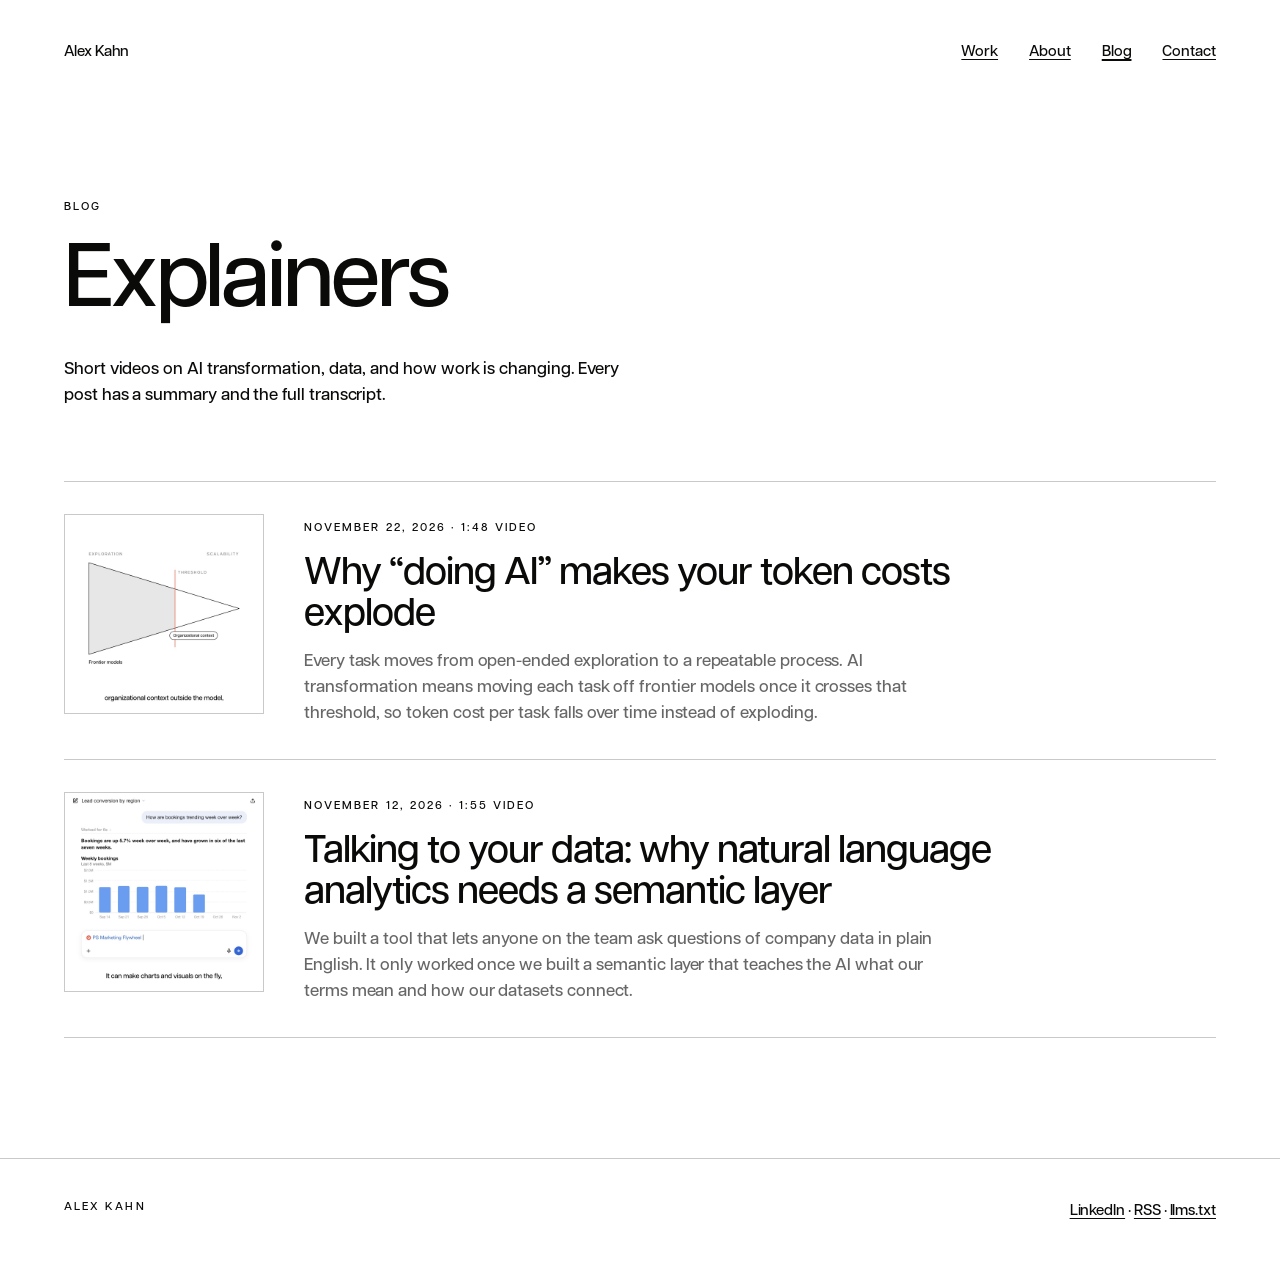
<file: blog/index.html>
<!doctype html>
<html lang="en">
<head>
<meta charset="utf-8">
<meta name="viewport" content="width=device-width, initial-scale=1">
<link rel="stylesheet" href="/assets/blog.css?v=0126aa82">
<link rel="preload" href="/assets/fonts/articulat-cf-medium.woff2" as="font" type="font/woff2" crossorigin>
<link rel="icon" href="/icon.png">
<link rel="apple-touch-icon" href="/icon.png">
<link rel="alternate" type="application/rss+xml" title="Alex Kahn: Explainers" href="/blog/feed.xml">
<meta name="author" content="Alex Kahn">
<meta name="robots" content="index, follow, max-image-preview:large, max-video-preview:-1">
<meta name="twitter:card" content="summary_large_image">
<title>Blog: AI transformation explainers | Alex Kahn</title>
<meta name="description" content="Short video explainers by Alex Kahn on AI transformation and natural language analytics. Each post has a summary and full transcript.">
<link rel="canonical" href="https://arkkahn.com/blog/">
<meta property="og:type" content="website">
<meta property="og:site_name" content="Alex Kahn">
<meta property="og:title" content="Explainers by Alex Kahn">
<meta property="og:description" content="Short video explainers by Alex Kahn on AI transformation and natural language analytics. Each post has a summary and full transcript.">
<meta property="og:url" content="https://arkkahn.com/blog/">
<meta property="og:image" content="https://arkkahn.com/preview.png">
<script type="application/ld+json">
{
 "@context": "https://schema.org",
 "@graph": [
  {
   "@type": "Blog",
   "@id": "https://arkkahn.com/blog/#blog",
   "url": "https://arkkahn.com/blog/",
   "name": "Alex Kahn: Explainers",
   "description": "Short video explainers on AI transformation and natural language analytics, each with a full transcript.",
   "inLanguage": "en",
   "author": {
    "@id": "https://arkkahn.com/#alex-kahn"
   },
   "blogPost": [
    {
     "@type": "BlogPosting",
     "headline": "Why “doing AI” makes your token costs explode",
     "url": "https://arkkahn.com/blog/ai-transformation/",
     "datePublished": "2026-11-22",
     "description": "Every task moves from open-ended exploration to a repeatable process. AI transformation means moving each task off frontier models once it crosses that threshold, so token cost per task falls over time instead of exploding."
    },
    {
     "@type": "BlogPosting",
     "headline": "Talking to your data: why natural language analytics needs a semantic layer",
     "url": "https://arkkahn.com/blog/natural-language-analytics/",
     "datePublished": "2026-11-12",
     "description": "We built a tool that lets anyone on the team ask questions of company data in plain English. It only worked once we built a semantic layer that teaches the AI what our terms mean and how our datasets connect."
    }
   ]
  },
  {
   "@type": "Person",
   "@id": "https://arkkahn.com/#alex-kahn",
   "name": "Alex Kahn",
   "url": "https://arkkahn.com/",
   "jobTitle": "AI transformation lead",
   "worksFor": {
    "@type": "Organization",
    "name": "Publicis Sapient"
   },
   "sameAs": [
    "https://www.linkedin.com/in/arkkahn/"
   ]
  }
 ]
}
</script>
</head>
<body>
<header class="top">
  <a class="name" href="/">Alex Kahn</a>
  <nav aria-label="Main">
    <a href="/#work">Work</a>
    <a href="/#about">About</a>
    <a href="/blog/" aria-current="page">Blog</a>
    <a href="/#contact">Contact</a>
  </nav>
</header>
<main class="wrap">
  <p class="label">Blog</p>
  <h1>Explainers</h1>
  <p class="lede">Short videos on AI transformation, data, and how work is changing. Every post has a summary and the full transcript.</p>
  <ol class="posts">
  <li>
    <a class="card" href="/blog/ai-transformation/">
      <img src="/media/blog/ai-transformation.jpg" alt="" width="1080" height="1080" loading="lazy">
      <span>
        <span class="label"><time datetime="2026-11-22">November 22, 2026</time> · 1:48 video</span>
        <span class="t">Why “doing AI” makes your token costs explode</span>
        <span class="d">Every task moves from open-ended exploration to a repeatable process. AI transformation means moving each task off frontier models once it crosses that threshold, so token cost per task falls over time instead of exploding.</span>
      </span>
    </a>
  </li>
  <li>
    <a class="card" href="/blog/natural-language-analytics/">
      <img src="/media/blog/natural-language-analytics.jpg" alt="" width="1080" height="1080" loading="lazy">
      <span>
        <span class="label"><time datetime="2026-11-12">November 12, 2026</time> · 1:55 video</span>
        <span class="t">Talking to your data: why natural language analytics needs a semantic layer</span>
        <span class="d">We built a tool that lets anyone on the team ask questions of company data in plain English. It only worked once we built a semantic layer that teaches the AI what our terms mean and how our datasets connect.</span>
      </span>
    </a>
  </li>
  </ol>
</main>
<footer class="foot">
  <span class="label">Alex Kahn</span>
  <span><a href="https://www.linkedin.com/in/arkkahn/">LinkedIn</a> · <a href="/blog/feed.xml">RSS</a> · <a href="/llms.txt">llms.txt</a></span>
</footer>
</body>
</html>
</file>
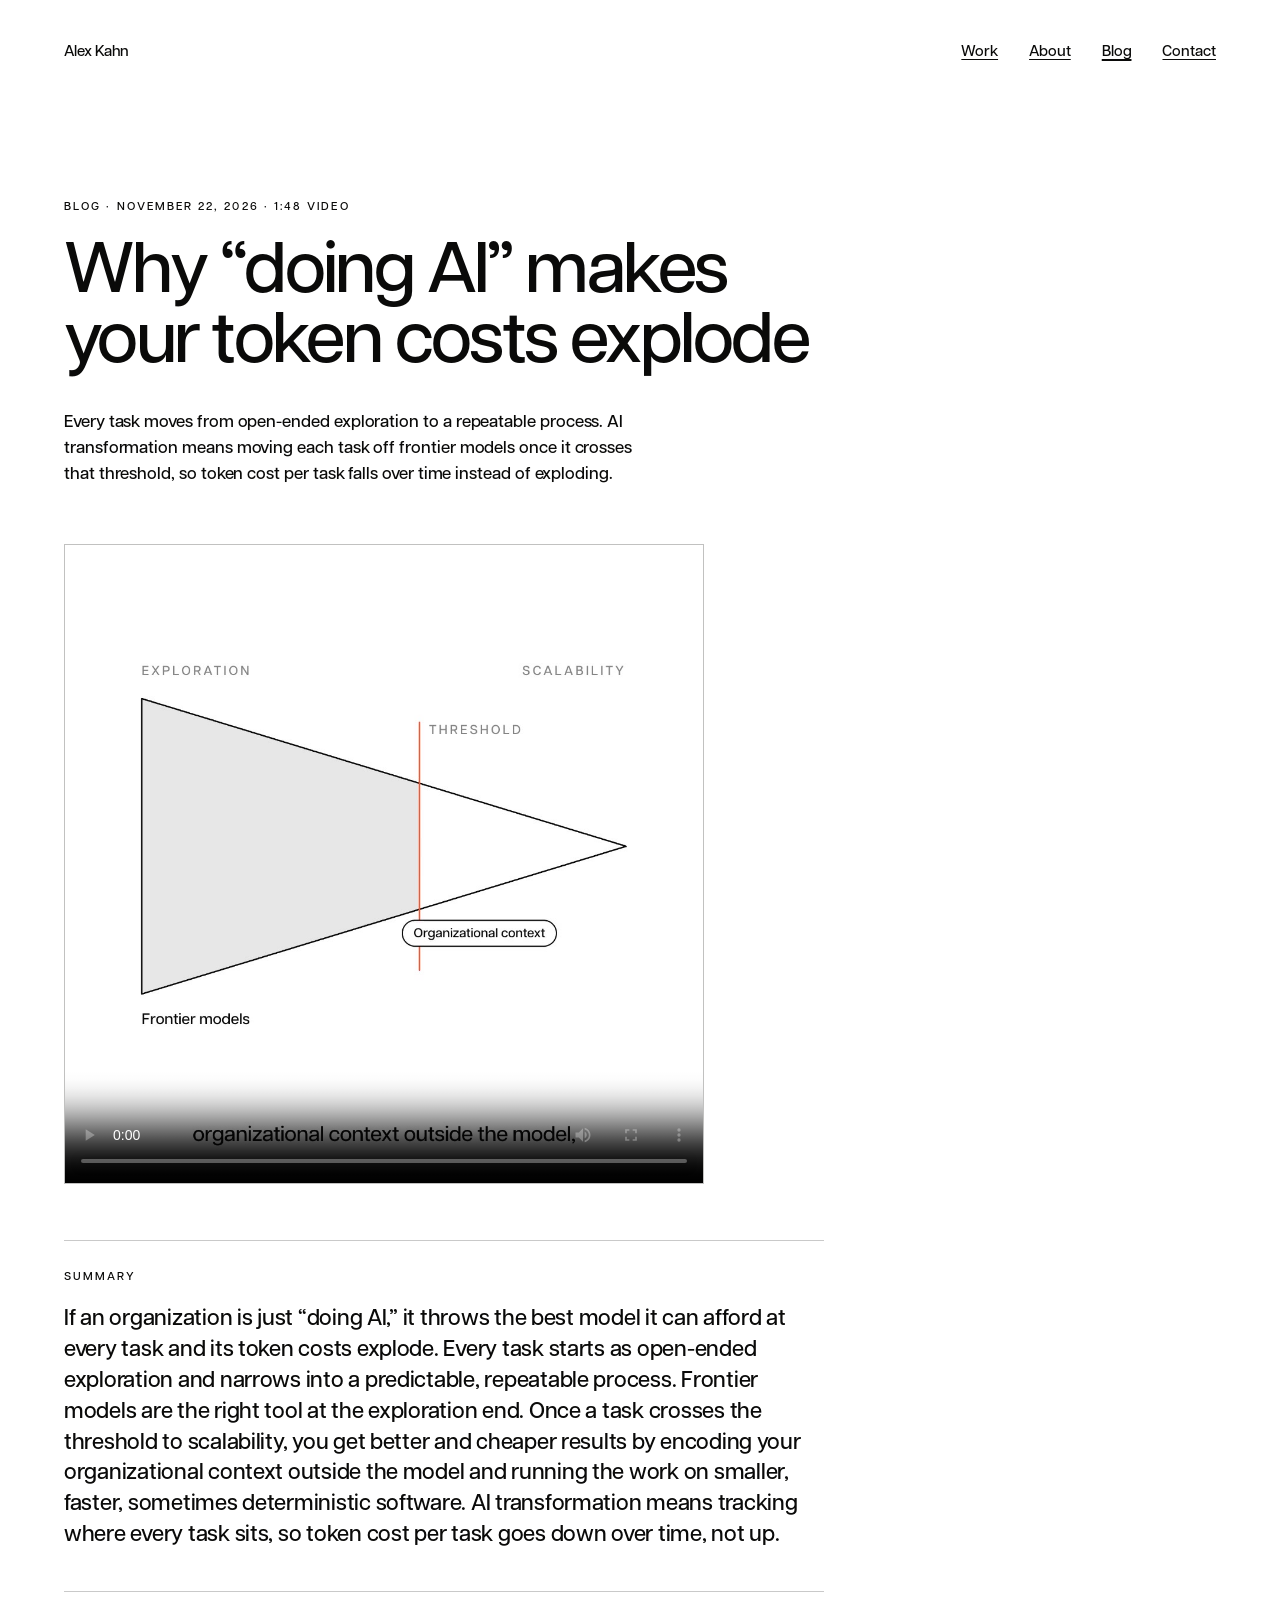
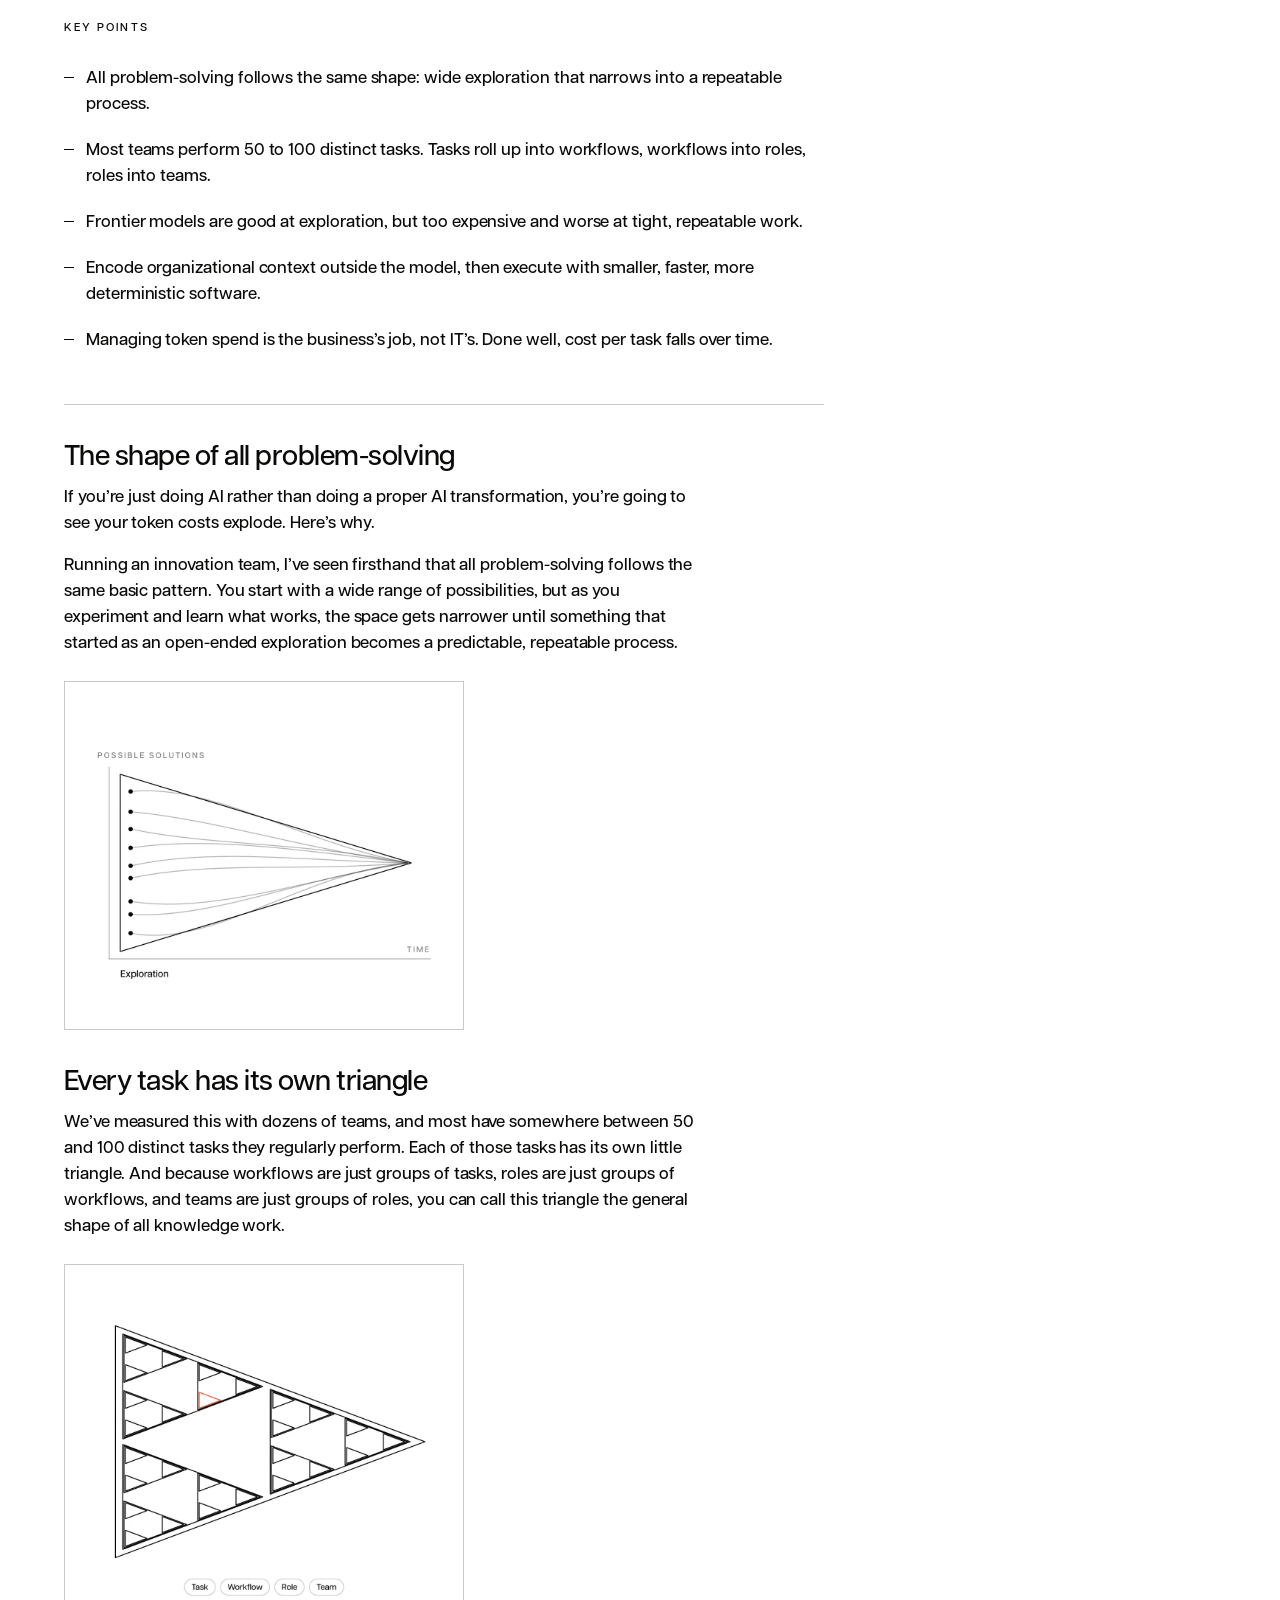
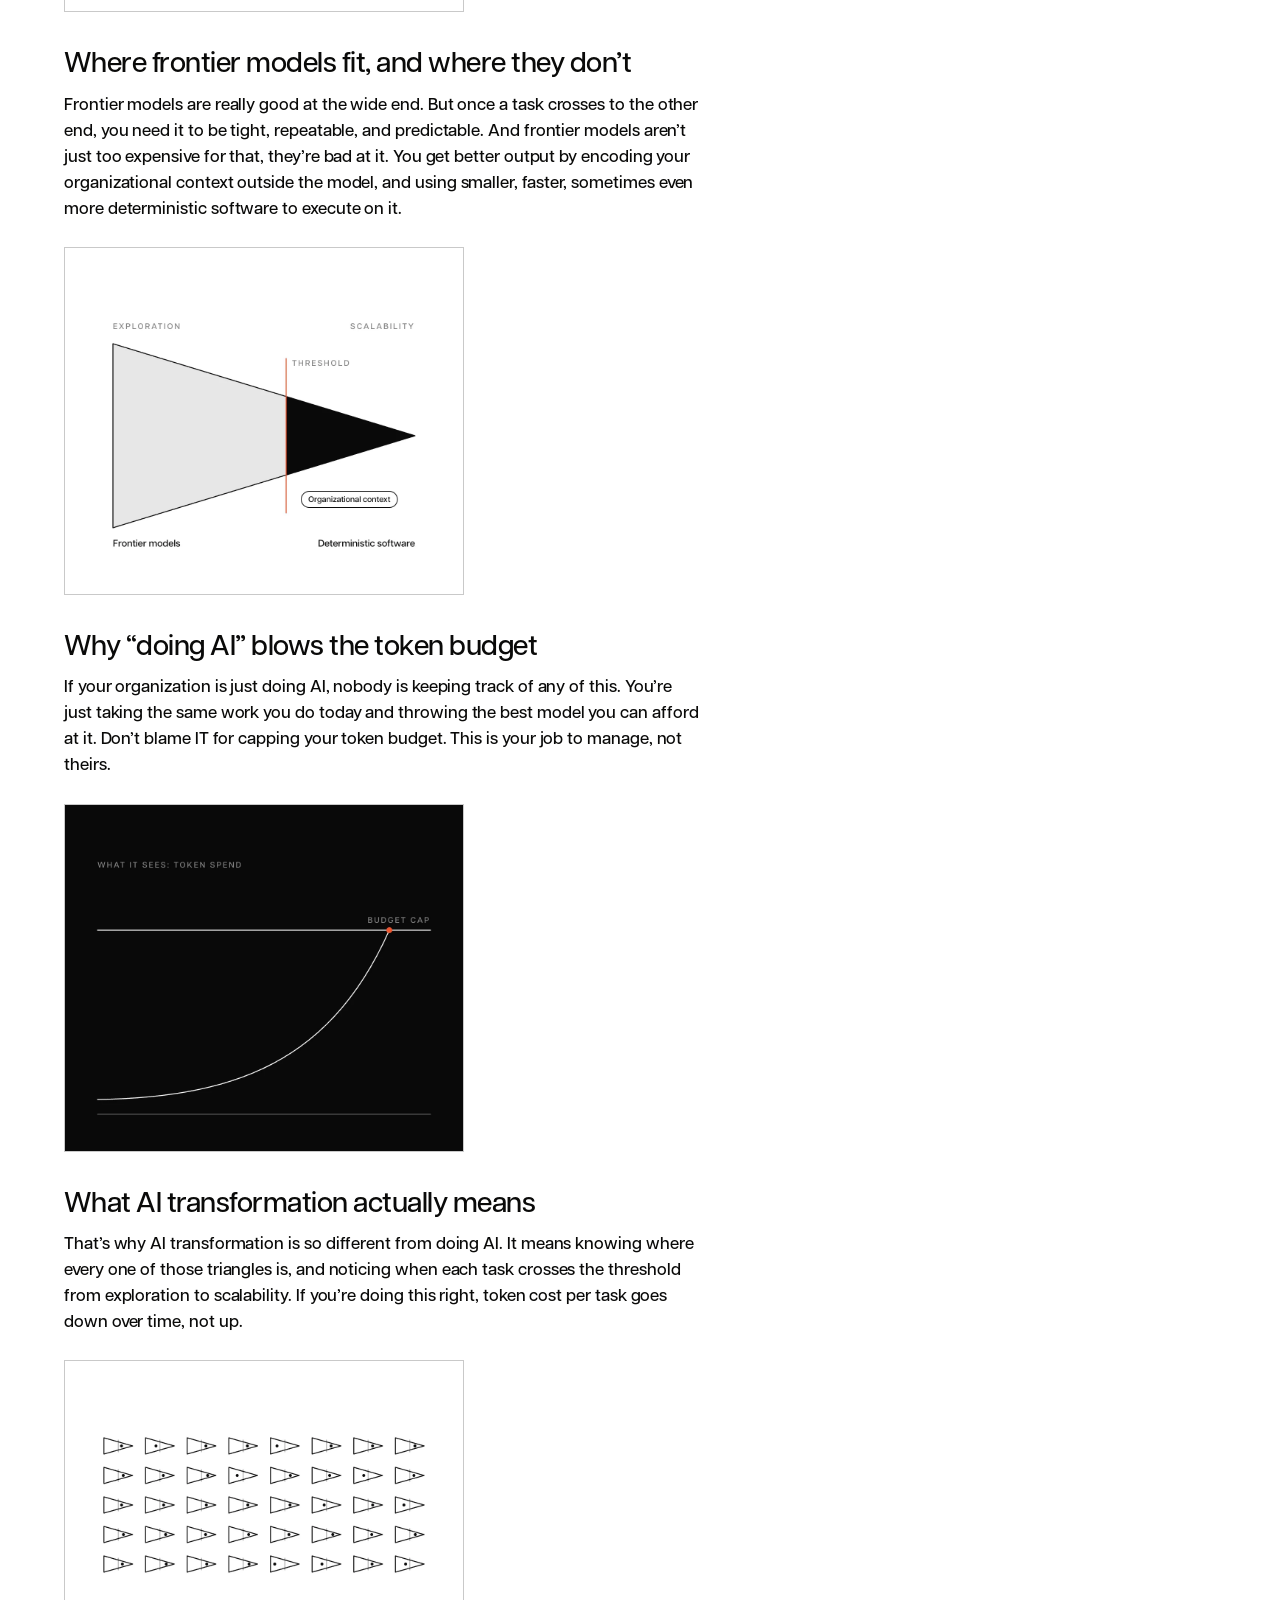
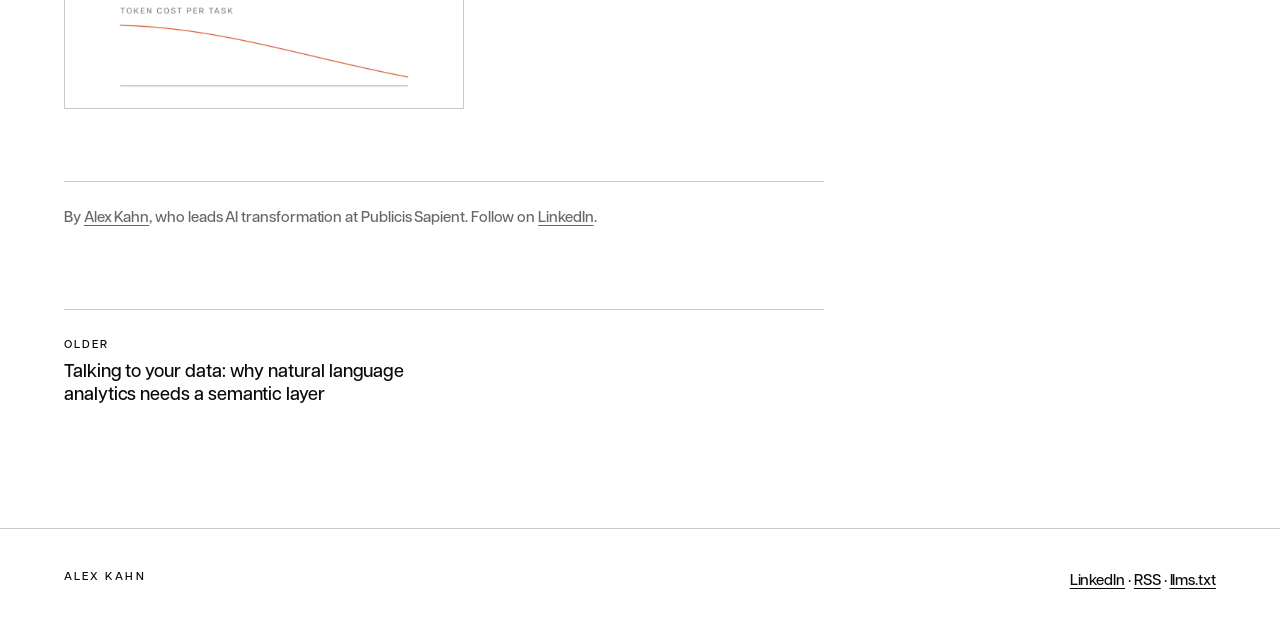
<file: blog/ai-transformation/index.html>
<!doctype html>
<html lang="en">
<head>
<meta charset="utf-8">
<meta name="viewport" content="width=device-width, initial-scale=1">
<link rel="stylesheet" href="/assets/blog.css?v=0126aa82">
<link rel="preload" href="/assets/fonts/articulat-cf-medium.woff2" as="font" type="font/woff2" crossorigin>
<link rel="icon" href="/icon.png">
<link rel="apple-touch-icon" href="/icon.png">
<link rel="alternate" type="application/rss+xml" title="Alex Kahn: Explainers" href="/blog/feed.xml">
<meta name="author" content="Alex Kahn">
<meta name="robots" content="index, follow, max-image-preview:large, max-video-preview:-1">
<meta name="twitter:card" content="summary_large_image">
<title>Why “doing AI” makes your token costs explode | Alex Kahn</title>
<meta name="description" content="Every task moves from open-ended exploration to a repeatable process. AI transformation means moving each task off frontier models once it crosses that threshold, so token cost per task falls over time instead of exploding.">
<meta name="keywords" content="AI transformation, token costs, frontier models, AI budget, organizational context, knowledge work, LLM cost management">
<link rel="canonical" href="https://arkkahn.com/blog/ai-transformation/">
<meta property="og:type" content="article">
<meta property="og:site_name" content="Alex Kahn">
<meta property="og:title" content="Why “doing AI” makes your token costs explode">
<meta property="og:description" content="Every task moves from open-ended exploration to a repeatable process. AI transformation means moving each task off frontier models once it crosses that threshold, so token cost per task falls over time instead of exploding.">
<meta property="og:url" content="https://arkkahn.com/blog/ai-transformation/">
<meta property="og:image" content="https://arkkahn.com/media/blog/ai-transformation.jpg">
<meta property="og:image:width" content="1080">
<meta property="og:image:height" content="1080">
<meta property="og:video" content="https://arkkahn.com/media/blog/ai-transformation.mp4">
<meta property="og:video:type" content="video/mp4">
<meta property="og:video:width" content="1080">
<meta property="og:video:height" content="1080">
<meta property="article:published_time" content="2026-11-22">
<meta property="article:author" content="https://arkkahn.com/">
<script type="application/ld+json">
{
 "@context": "https://schema.org",
 "@graph": [
  {
   "@type": "BlogPosting",
   "@id": "https://arkkahn.com/blog/ai-transformation/#post",
   "mainEntityOfPage": "https://arkkahn.com/blog/ai-transformation/",
   "url": "https://arkkahn.com/blog/ai-transformation/",
   "headline": "Why “doing AI” makes your token costs explode",
   "description": "Every task moves from open-ended exploration to a repeatable process. AI transformation means moving each task off frontier models once it crosses that threshold, so token cost per task falls over time instead of exploding.",
   "abstract": "If an organization is just “doing AI,” it throws the best model it can afford at every task and its token costs explode. Every task starts as open-ended exploration and narrows into a predictable, repeatable process. Frontier models are the right tool at the exploration end. Once a task crosses the threshold to scalability, you get better and cheaper results by encoding your organizational context outside the model and running the work on smaller, faster, sometimes deterministic software. AI transformation means tracking where every task sits, so token cost per task goes down over time, not up.",
   "datePublished": "2026-11-22",
   "dateModified": "2026-11-22",
   "inLanguage": "en",
   "author": {
    "@id": "https://arkkahn.com/#alex-kahn"
   },
   "publisher": {
    "@id": "https://arkkahn.com/#alex-kahn"
   },
   "image": [
    "https://arkkahn.com/media/blog/ai-transformation.jpg",
    "https://arkkahn.com/media/blog/stills/ai-transformation-exploration.webp",
    "https://arkkahn.com/media/blog/stills/ai-transformation-task-triangle.webp",
    "https://arkkahn.com/media/blog/stills/ai-transformation-threshold.webp",
    "https://arkkahn.com/media/blog/stills/ai-transformation-budget-cap.webp",
    "https://arkkahn.com/media/blog/stills/ai-transformation-cost-per-task.webp"
   ],
   "keywords": "AI transformation, token costs, frontier models, AI budget, organizational context, knowledge work, LLM cost management",
   "isPartOf": {
    "@type": "Blog",
    "@id": "https://arkkahn.com/blog/#blog",
    "name": "Alex Kahn: Explainers",
    "url": "https://arkkahn.com/blog/"
   },
   "video": {
    "@id": "https://arkkahn.com/blog/ai-transformation/#video"
   },
   "articleBody": "If an organization is just “doing AI,” it throws the best model it can afford at every task and its token costs explode. Every task starts as open-ended exploration and narrows into a predictable, repeatable process. Frontier models are the right tool at the exploration end. Once a task crosses the threshold to scalability, you get better and cheaper results by encoding your organizational context outside the model and running the work on smaller, faster, sometimes deterministic software. AI transformation means tracking where every task sits, so token cost per task goes down over time, not up.\n\nIf you’re just doing AI rather than doing a proper AI transformation, you’re going to see your token costs explode. Here’s why.\n\nRunning an innovation team, I’ve seen firsthand that all problem-solving follows the same basic pattern. You start with a wide range of possibilities, but as you experiment and learn what works, the space gets narrower until something that started as an open-ended exploration becomes a predictable, repeatable process.\n\nWe’ve measured this with dozens of teams, and most have somewhere between 50 and 100 distinct tasks they regularly perform. Each of those tasks has its own little triangle. And because workflows are just groups of tasks, roles are just groups of workflows, and teams are just groups of roles, you can call this triangle the general shape of all knowledge work.\n\nFrontier models are really good at the wide end. But once a task crosses to the other end, you need it to be tight, repeatable, and predictable. And frontier models aren’t just too expensive for that, they’re bad at it. You get better output by encoding your organizational context outside the model, and using smaller, faster, sometimes even more deterministic software to execute on it.\n\nIf your organization is just doing AI, nobody is keeping track of any of this. You’re just taking the same work you do today and throwing the best model you can afford at it. Don’t blame IT for capping your token budget. This is your job to manage, not theirs.\n\nThat’s why AI transformation is so different from doing AI. It means knowing where every one of those triangles is, and noticing when each task crosses the threshold from exploration to scalability. If you’re doing this right, token cost per task goes down over time, not up.",
   "wordCount": 391
  },
  {
   "@type": "VideoObject",
   "@id": "https://arkkahn.com/blog/ai-transformation/#video",
   "name": "Why “doing AI” makes your token costs explode",
   "description": "Every task moves from open-ended exploration to a repeatable process. AI transformation means moving each task off frontier models once it crosses that threshold, so token cost per task falls over time instead of exploding.",
   "thumbnailUrl": [
    "https://arkkahn.com/media/blog/ai-transformation.jpg"
   ],
   "uploadDate": "2026-11-22",
   "duration": "PT1M49S",
   "contentUrl": "https://arkkahn.com/media/blog/ai-transformation.mp4",
   "encodingFormat": "video/mp4",
   "width": 1080,
   "height": 1080,
   "inLanguage": "en",
   "transcript": "If you’re just doing AI rather than doing a proper AI transformation, you’re going to see your token costs explode. Here’s why.\n\nRunning an innovation team, I’ve seen firsthand that all problem-solving follows the same basic pattern. You start with a wide range of possibilities, but as you experiment and learn what works, the space gets narrower until something that started as an open-ended exploration becomes a predictable, repeatable process.\n\nWe’ve measured this with dozens of teams, and most have somewhere between 50 and 100 distinct tasks they regularly perform. Each of those tasks has its own little triangle. And because workflows are just groups of tasks, roles are just groups of workflows, and teams are just groups of roles, you can call this triangle the general shape of all knowledge work.\n\nFrontier models are really good at the wide end. But once a task crosses to the other end, you need it to be tight, repeatable, and predictable. And frontier models aren’t just too expensive for that, they’re bad at it. You get better output by encoding your organizational context outside the model, and using smaller, faster, sometimes even more deterministic software to execute on it.\n\nIf your organization is just doing AI, nobody is keeping track of any of this. You’re just taking the same work you do today and throwing the best model you can afford at it. Don’t blame IT for capping your token budget. This is your job to manage, not theirs.\n\nThat’s why AI transformation is so different from doing AI. It means knowing where every one of those triangles is, and noticing when each task crosses the threshold from exploration to scalability. If you’re doing this right, token cost per task goes down over time, not up.",
   "author": {
    "@id": "https://arkkahn.com/#alex-kahn"
   },
   "caption": {
    "@type": "MediaObject",
    "contentUrl": "https://arkkahn.com/media/blog/ai-transformation.vtt",
    "encodingFormat": "text/vtt"
   }
  },
  {
   "@type": "Person",
   "@id": "https://arkkahn.com/#alex-kahn",
   "name": "Alex Kahn",
   "url": "https://arkkahn.com/",
   "jobTitle": "AI transformation lead",
   "worksFor": {
    "@type": "Organization",
    "name": "Publicis Sapient"
   },
   "sameAs": [
    "https://www.linkedin.com/in/arkkahn/"
   ]
  },
  {
   "@type": "BreadcrumbList",
   "itemListElement": [
    {
     "@type": "ListItem",
     "position": 1,
     "name": "Alex Kahn",
     "item": "https://arkkahn.com/"
    },
    {
     "@type": "ListItem",
     "position": 2,
     "name": "Blog",
     "item": "https://arkkahn.com/blog/"
    },
    {
     "@type": "ListItem",
     "position": 3,
     "name": "Why “doing AI” makes your token costs explode",
     "item": "https://arkkahn.com/blog/ai-transformation/"
    }
   ]
  }
 ]
}
</script>
</head>
<body>
<header class="top">
  <a class="name" href="/">Alex Kahn</a>
  <nav aria-label="Main">
    <a href="/#work">Work</a>
    <a href="/#about">About</a>
    <a href="/blog/" aria-current="page">Blog</a>
    <a href="/#contact">Contact</a>
  </nav>
</header>
<main class="wrap">
  <article>
    <p class="label"><a href="/blog/">Blog</a> · <time datetime="2026-11-22">November 22, 2026</time> · 1:48 video</p>
    <h1>Why “doing AI” makes your token costs explode</h1>
    <p class="lede">Every task moves from open-ended exploration to a repeatable process. AI transformation means moving each task off frontier models once it crosses that threshold, so token cost per task falls over time instead of exploding.</p>

    <figure class="video">
      <video controls playsinline preload="metadata" poster="/media/blog/ai-transformation.jpg" width="1080" height="1080">
      <source src="/media/blog/ai-transformation.mp4" type="video/mp4">
      <track kind="captions" src="/media/blog/ai-transformation.vtt" srclang="en" label="English">
      <a href="/media/blog/ai-transformation.mp4">Download the video (MP4)</a>
      </video>
    </figure>

    <section class="summary" aria-labelledby="summary">
      <h2 id="summary" class="label">Summary</h2>
      <p>If an organization is just “doing AI,” it throws the best model it can afford at every task and its token costs explode. Every task starts as open-ended exploration and narrows into a predictable, repeatable process. Frontier models are the right tool at the exploration end. Once a task crosses the threshold to scalability, you get better and cheaper results by encoding your organizational context outside the model and running the work on smaller, faster, sometimes deterministic software. AI transformation means tracking where every task sits, so token cost per task goes down over time, not up.</p>
    </section>

    <section aria-labelledby="takeaways">
      <h2 id="takeaways" class="label">Key points</h2>
      <ul class="points">
        <li>All problem-solving follows the same shape: wide exploration that narrows into a repeatable process.</li>
        <li>Most teams perform 50 to 100 distinct tasks. Tasks roll up into workflows, workflows into roles, roles into teams.</li>
        <li>Frontier models are good at exploration, but too expensive and worse at tight, repeatable work.</li>
        <li>Encode organizational context outside the model, then execute with smaller, faster, more deterministic software.</li>
        <li>Managing token spend is the business’s job, not IT’s. Done well, cost per task falls over time.</li>
      </ul>
    </section>

    <section class="transcript" aria-label="Transcript">
    <h2>The shape of all problem-solving</h2>
    <p>If you’re just doing AI rather than doing a proper AI transformation, you’re going to see your token costs explode. Here’s why.</p>
    <p>Running an innovation team, I’ve seen firsthand that all problem-solving follows the same basic pattern. You start with a wide range of possibilities, but as you experiment and learn what works, the space gets narrower until something that started as an open-ended exploration becomes a predictable, repeatable process.</p>
    <figure class="still"><img src="/media/blog/stills/ai-transformation-exploration.webp" alt="Diagram: possible solutions on the vertical axis, time on the horizontal. Many starting points on the left converge to a single point on the right, forming a triangle labeled Exploration." width="1080" height="940" loading="lazy" decoding="async"></figure>
    <h2>Every task has its own triangle</h2>
    <p>We’ve measured this with dozens of teams, and most have somewhere between 50 and 100 distinct tasks they regularly perform. Each of those tasks has its own little triangle. And because workflows are just groups of tasks, roles are just groups of workflows, and teams are just groups of roles, you can call this triangle the general shape of all knowledge work.</p>
    <figure class="still"><img src="/media/blog/stills/ai-transformation-task-triangle.webp" alt="Diagram: one large triangle made of smaller nested triangles, labeled Task, Workflow, Role and Team, showing tasks rolling up into workflows, roles and teams." width="1080" height="940" loading="lazy" decoding="async"></figure>
    <h2>Where frontier models fit, and where they don’t</h2>
    <p>Frontier models are really good at the wide end. But once a task crosses to the other end, you need it to be tight, repeatable, and predictable. And frontier models aren’t just too expensive for that, they’re bad at it. You get better output by encoding your organizational context outside the model, and using smaller, faster, sometimes even more deterministic software to execute on it.</p>
    <figure class="still"><img src="/media/blog/stills/ai-transformation-threshold.webp" alt="Diagram: a triangle running from Exploration on the left to Scalability on the right, split by a red Threshold line. The wide left part is labeled Frontier models; the narrow right tip is labeled Deterministic software, with Organizational context sitting at the threshold." width="1080" height="940" loading="lazy" decoding="async"></figure>
    <h2>Why “doing AI” blows the token budget</h2>
    <p>If your organization is just doing AI, nobody is keeping track of any of this. You’re just taking the same work you do today and throwing the best model you can afford at it. Don’t blame IT for capping your token budget. This is your job to manage, not theirs.</p>
    <figure class="still"><img src="/media/blog/stills/ai-transformation-budget-cap.webp" alt="Chart: token spend curving sharply upward over time until it hits a horizontal line labeled Budget cap." width="1080" height="940" loading="lazy" decoding="async"></figure>
    <h2>What AI transformation actually means</h2>
    <p>That’s why AI transformation is so different from doing AI. It means knowing where every one of those triangles is, and noticing when each task crosses the threshold from exploration to scalability. If you’re doing this right, token cost per task goes down over time, not up.</p>
    <figure class="still"><img src="/media/blog/stills/ai-transformation-cost-per-task.webp" alt="Grid of small task triangles above a chart labeled Token cost per task, with a red line sloping downward over time." width="1080" height="940" loading="lazy" decoding="async"></figure>
    </section>

    <p class="byline">By <a href="/">Alex Kahn</a>, who leads AI transformation at Publicis Sapient. Follow on <a href="https://www.linkedin.com/in/arkkahn/">LinkedIn</a>.</p>
  </article>
  <nav class="pager" aria-label="More posts"><a href="/blog/natural-language-analytics/"><span class="label">Older</span>Talking to your data: why natural language analytics needs a semantic layer</a></nav>
</main>
<footer class="foot">
  <span class="label">Alex Kahn</span>
  <span><a href="https://www.linkedin.com/in/arkkahn/">LinkedIn</a> · <a href="/blog/feed.xml">RSS</a> · <a href="/llms.txt">llms.txt</a></span>
</footer>
</body>
</html>
</file>
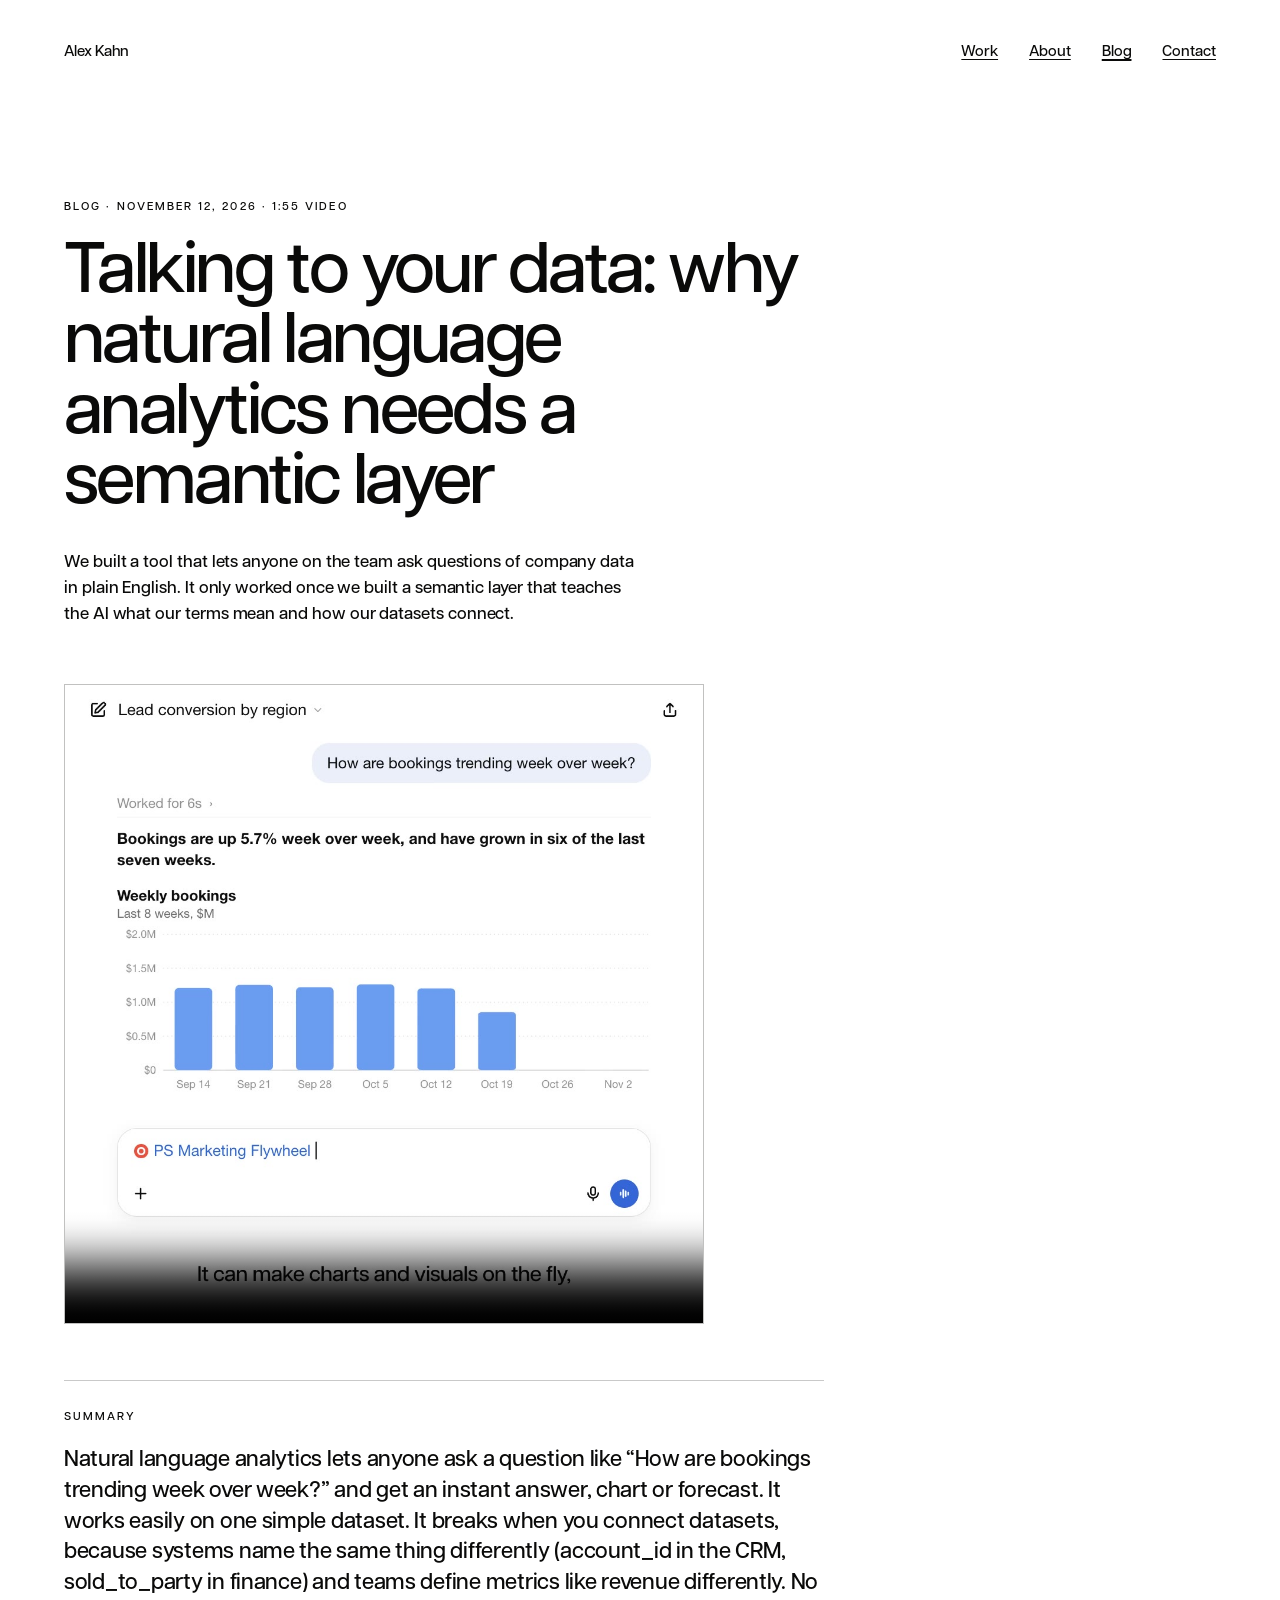
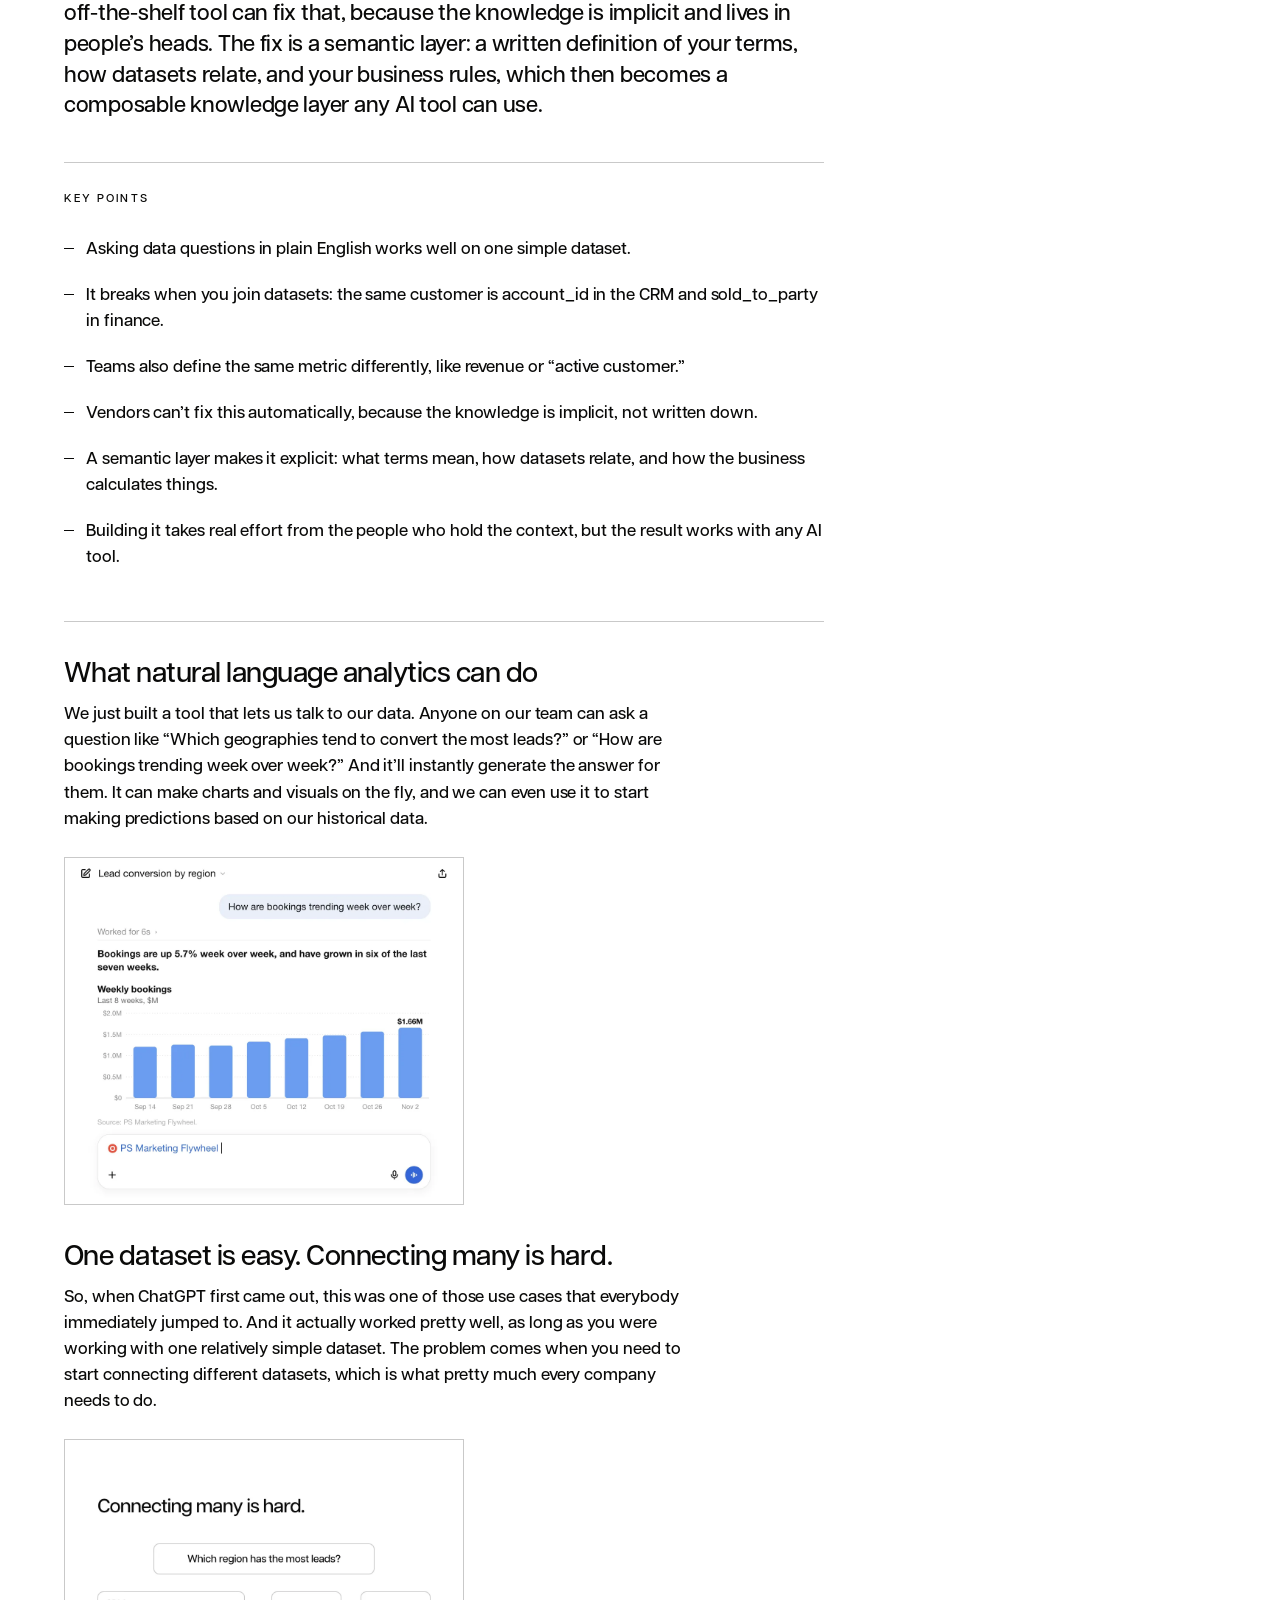
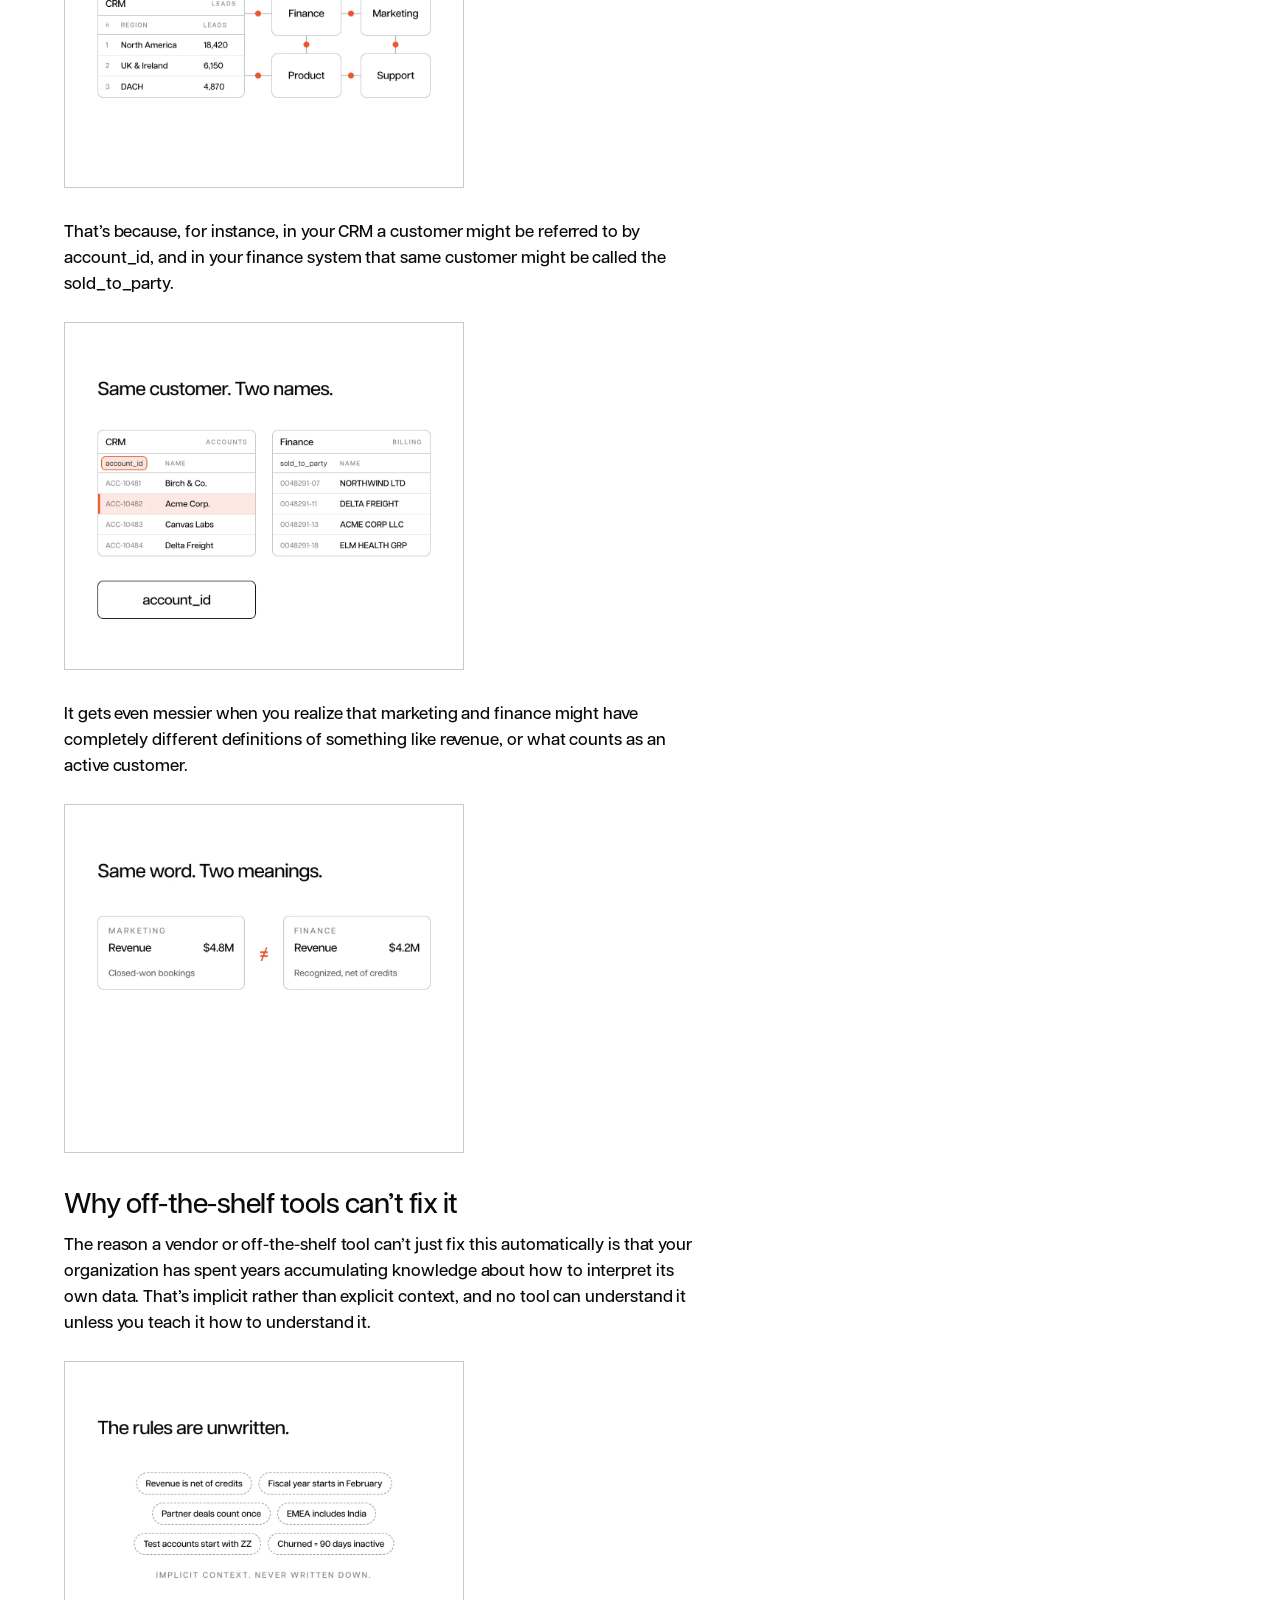
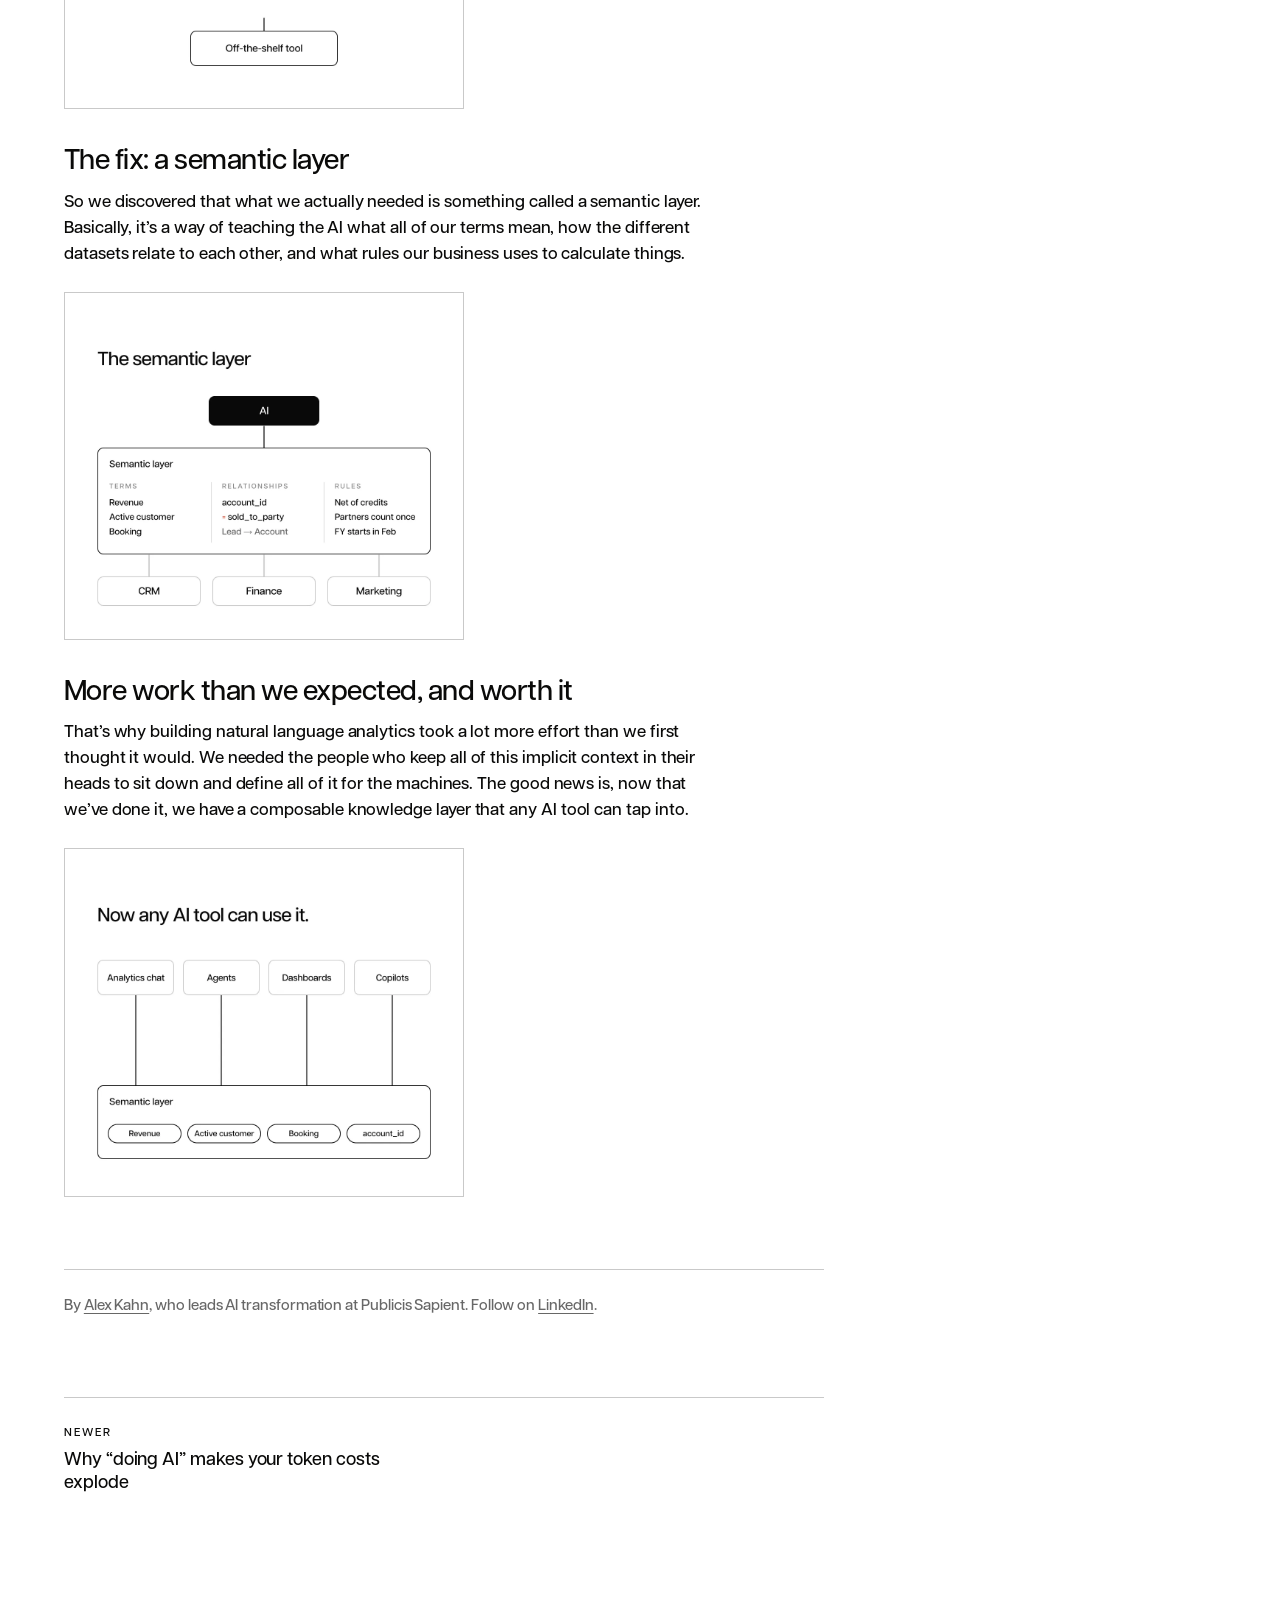
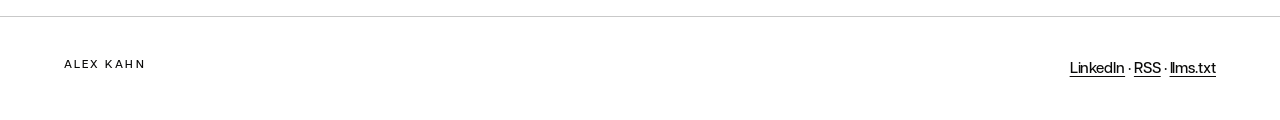
<file: blog/natural-language-analytics/index.html>
<!doctype html>
<html lang="en">
<head>
<meta charset="utf-8">
<meta name="viewport" content="width=device-width, initial-scale=1">
<link rel="stylesheet" href="/assets/blog.css?v=0126aa82">
<link rel="preload" href="/assets/fonts/articulat-cf-medium.woff2" as="font" type="font/woff2" crossorigin>
<link rel="icon" href="/icon.png">
<link rel="apple-touch-icon" href="/icon.png">
<link rel="alternate" type="application/rss+xml" title="Alex Kahn: Explainers" href="/blog/feed.xml">
<meta name="author" content="Alex Kahn">
<meta name="robots" content="index, follow, max-image-preview:large, max-video-preview:-1">
<meta name="twitter:card" content="summary_large_image">
<title>Talking to your data: why natural language analytics needs a semantic layer | Alex Kahn</title>
<meta name="description" content="We built a tool that lets anyone on the team ask questions of company data in plain English. It only worked once we built a semantic layer that teaches the AI what our terms mean and how our datasets connect.">
<meta name="keywords" content="natural language analytics, semantic layer, talk to your data, text-to-SQL, AI analytics, data definitions, implicit context">
<link rel="canonical" href="https://arkkahn.com/blog/natural-language-analytics/">
<meta property="og:type" content="article">
<meta property="og:site_name" content="Alex Kahn">
<meta property="og:title" content="Talking to your data: why natural language analytics needs a semantic layer">
<meta property="og:description" content="We built a tool that lets anyone on the team ask questions of company data in plain English. It only worked once we built a semantic layer that teaches the AI what our terms mean and how our datasets connect.">
<meta property="og:url" content="https://arkkahn.com/blog/natural-language-analytics/">
<meta property="og:image" content="https://arkkahn.com/media/blog/natural-language-analytics.jpg">
<meta property="og:image:width" content="1080">
<meta property="og:image:height" content="1080">
<meta property="og:video" content="https://arkkahn.com/media/blog/natural-language-analytics.mp4">
<meta property="og:video:type" content="video/mp4">
<meta property="og:video:width" content="1080">
<meta property="og:video:height" content="1080">
<meta property="article:published_time" content="2026-11-12">
<meta property="article:author" content="https://arkkahn.com/">
<script type="application/ld+json">
{
 "@context": "https://schema.org",
 "@graph": [
  {
   "@type": "BlogPosting",
   "@id": "https://arkkahn.com/blog/natural-language-analytics/#post",
   "mainEntityOfPage": "https://arkkahn.com/blog/natural-language-analytics/",
   "url": "https://arkkahn.com/blog/natural-language-analytics/",
   "headline": "Talking to your data: why natural language analytics needs a semantic layer",
   "description": "We built a tool that lets anyone on the team ask questions of company data in plain English. It only worked once we built a semantic layer that teaches the AI what our terms mean and how our datasets connect.",
   "abstract": "Natural language analytics lets anyone ask a question like “How are bookings trending week over week?” and get an instant answer, chart or forecast. It works easily on one simple dataset. It breaks when you connect datasets, because systems name the same thing differently (account_id in the CRM, sold_to_party in finance) and teams define metrics like revenue differently. No off-the-shelf tool can fix that, because the knowledge is implicit and lives in people’s heads. The fix is a semantic layer: a written definition of your terms, how datasets relate, and your business rules, which then becomes a composable knowledge layer any AI tool can use.",
   "datePublished": "2026-11-12",
   "dateModified": "2026-11-12",
   "inLanguage": "en",
   "author": {
    "@id": "https://arkkahn.com/#alex-kahn"
   },
   "publisher": {
    "@id": "https://arkkahn.com/#alex-kahn"
   },
   "image": [
    "https://arkkahn.com/media/blog/natural-language-analytics.jpg",
    "https://arkkahn.com/media/blog/stills/natural-language-analytics-bookings-chart.webp",
    "https://arkkahn.com/media/blog/stills/natural-language-analytics-connecting.webp",
    "https://arkkahn.com/media/blog/stills/natural-language-analytics-two-names.webp",
    "https://arkkahn.com/media/blog/stills/natural-language-analytics-two-meanings.webp",
    "https://arkkahn.com/media/blog/stills/natural-language-analytics-unwritten-rules.webp",
    "https://arkkahn.com/media/blog/stills/natural-language-analytics-semantic-layer.webp",
    "https://arkkahn.com/media/blog/stills/natural-language-analytics-any-ai-tool.webp"
   ],
   "keywords": "natural language analytics, semantic layer, talk to your data, text-to-SQL, AI analytics, data definitions, implicit context",
   "isPartOf": {
    "@type": "Blog",
    "@id": "https://arkkahn.com/blog/#blog",
    "name": "Alex Kahn: Explainers",
    "url": "https://arkkahn.com/blog/"
   },
   "video": {
    "@id": "https://arkkahn.com/blog/natural-language-analytics/#video"
   },
   "articleBody": "Natural language analytics lets anyone ask a question like “How are bookings trending week over week?” and get an instant answer, chart or forecast. It works easily on one simple dataset. It breaks when you connect datasets, because systems name the same thing differently (account_id in the CRM, sold_to_party in finance) and teams define metrics like revenue differently. No off-the-shelf tool can fix that, because the knowledge is implicit and lives in people’s heads. The fix is a semantic layer: a written definition of your terms, how datasets relate, and your business rules, which then becomes a composable knowledge layer any AI tool can use.\n\nWe just built a tool that lets us talk to our data. Anyone on our team can ask a question like “Which geographies tend to convert the most leads?” or “How are bookings trending week over week?” And it’ll instantly generate the answer for them. It can make charts and visuals on the fly, and we can even use it to start making predictions based on our historical data.\n\nSo, when ChatGPT first came out, this was one of those use cases that everybody immediately jumped to. And it actually worked pretty well, as long as you were working with one relatively simple dataset. The problem comes when you need to start connecting different datasets, which is what pretty much every company needs to do.\n\nThat’s because, for instance, in your CRM a customer might be referred to by account_id, and in your finance system that same customer might be called the sold_to_party.\n\nIt gets even messier when you realize that marketing and finance might have completely different definitions of something like revenue, or what counts as an active customer.\n\nThe reason a vendor or off-the-shelf tool can’t just fix this automatically is that your organization has spent years accumulating knowledge about how to interpret its own data. That’s implicit rather than explicit context, and no tool can understand it unless you teach it how to understand it.\n\nSo we discovered that what we actually needed is something called a semantic layer. Basically, it’s a way of teaching the AI what all of our terms mean, how the different datasets relate to each other, and what rules our business uses to calculate things.\n\nThat’s why building natural language analytics took a lot more effort than we first thought it would. We needed the people who keep all of this implicit context in their heads to sit down and define all of it for the machines. The good news is, now that we’ve done it, we have a composable knowledge layer that any AI tool can tap into.",
   "wordCount": 442
  },
  {
   "@type": "VideoObject",
   "@id": "https://arkkahn.com/blog/natural-language-analytics/#video",
   "name": "Talking to your data: why natural language analytics needs a semantic layer",
   "description": "We built a tool that lets anyone on the team ask questions of company data in plain English. It only worked once we built a semantic layer that teaches the AI what our terms mean and how our datasets connect.",
   "thumbnailUrl": [
    "https://arkkahn.com/media/blog/natural-language-analytics.jpg"
   ],
   "uploadDate": "2026-11-12",
   "duration": "PT1M55S",
   "contentUrl": "https://arkkahn.com/media/blog/natural-language-analytics.mp4",
   "encodingFormat": "video/mp4",
   "width": 1080,
   "height": 1080,
   "inLanguage": "en",
   "transcript": "We just built a tool that lets us talk to our data. Anyone on our team can ask a question like “Which geographies tend to convert the most leads?” or “How are bookings trending week over week?” And it’ll instantly generate the answer for them. It can make charts and visuals on the fly, and we can even use it to start making predictions based on our historical data.\n\nSo, when ChatGPT first came out, this was one of those use cases that everybody immediately jumped to. And it actually worked pretty well, as long as you were working with one relatively simple dataset. The problem comes when you need to start connecting different datasets, which is what pretty much every company needs to do.\n\nThat’s because, for instance, in your CRM a customer might be referred to by account_id, and in your finance system that same customer might be called the sold_to_party.\n\nIt gets even messier when you realize that marketing and finance might have completely different definitions of something like revenue, or what counts as an active customer.\n\nThe reason a vendor or off-the-shelf tool can’t just fix this automatically is that your organization has spent years accumulating knowledge about how to interpret its own data. That’s implicit rather than explicit context, and no tool can understand it unless you teach it how to understand it.\n\nSo we discovered that what we actually needed is something called a semantic layer. Basically, it’s a way of teaching the AI what all of our terms mean, how the different datasets relate to each other, and what rules our business uses to calculate things.\n\nThat’s why building natural language analytics took a lot more effort than we first thought it would. We needed the people who keep all of this implicit context in their heads to sit down and define all of it for the machines. The good news is, now that we’ve done it, we have a composable knowledge layer that any AI tool can tap into.",
   "author": {
    "@id": "https://arkkahn.com/#alex-kahn"
   },
   "caption": {
    "@type": "MediaObject",
    "contentUrl": "https://arkkahn.com/media/blog/natural-language-analytics.vtt",
    "encodingFormat": "text/vtt"
   }
  },
  {
   "@type": "Person",
   "@id": "https://arkkahn.com/#alex-kahn",
   "name": "Alex Kahn",
   "url": "https://arkkahn.com/",
   "jobTitle": "AI transformation lead",
   "worksFor": {
    "@type": "Organization",
    "name": "Publicis Sapient"
   },
   "sameAs": [
    "https://www.linkedin.com/in/arkkahn/"
   ]
  },
  {
   "@type": "BreadcrumbList",
   "itemListElement": [
    {
     "@type": "ListItem",
     "position": 1,
     "name": "Alex Kahn",
     "item": "https://arkkahn.com/"
    },
    {
     "@type": "ListItem",
     "position": 2,
     "name": "Blog",
     "item": "https://arkkahn.com/blog/"
    },
    {
     "@type": "ListItem",
     "position": 3,
     "name": "Talking to your data: why natural language analytics needs a semantic layer",
     "item": "https://arkkahn.com/blog/natural-language-analytics/"
    }
   ]
  }
 ]
}
</script>
</head>
<body>
<header class="top">
  <a class="name" href="/">Alex Kahn</a>
  <nav aria-label="Main">
    <a href="/#work">Work</a>
    <a href="/#about">About</a>
    <a href="/blog/" aria-current="page">Blog</a>
    <a href="/#contact">Contact</a>
  </nav>
</header>
<main class="wrap">
  <article>
    <p class="label"><a href="/blog/">Blog</a> · <time datetime="2026-11-12">November 12, 2026</time> · 1:55 video</p>
    <h1>Talking to your data: why natural language analytics needs a semantic layer</h1>
    <p class="lede">We built a tool that lets anyone on the team ask questions of company data in plain English. It only worked once we built a semantic layer that teaches the AI what our terms mean and how our datasets connect.</p>

    <figure class="video">
      <video controls playsinline preload="metadata" poster="/media/blog/natural-language-analytics.jpg" width="1080" height="1080">
      <source src="/media/blog/natural-language-analytics.mp4" type="video/mp4">
      <track kind="captions" src="/media/blog/natural-language-analytics.vtt" srclang="en" label="English">
      <a href="/media/blog/natural-language-analytics.mp4">Download the video (MP4)</a>
      </video>
    </figure>

    <section class="summary" aria-labelledby="summary">
      <h2 id="summary" class="label">Summary</h2>
      <p>Natural language analytics lets anyone ask a question like “How are bookings trending week over week?” and get an instant answer, chart or forecast. It works easily on one simple dataset. It breaks when you connect datasets, because systems name the same thing differently (account_id in the CRM, sold_to_party in finance) and teams define metrics like revenue differently. No off-the-shelf tool can fix that, because the knowledge is implicit and lives in people’s heads. The fix is a semantic layer: a written definition of your terms, how datasets relate, and your business rules, which then becomes a composable knowledge layer any AI tool can use.</p>
    </section>

    <section aria-labelledby="takeaways">
      <h2 id="takeaways" class="label">Key points</h2>
      <ul class="points">
        <li>Asking data questions in plain English works well on one simple dataset.</li>
        <li>It breaks when you join datasets: the same customer is account_id in the CRM and sold_to_party in finance.</li>
        <li>Teams also define the same metric differently, like revenue or “active customer.”</li>
        <li>Vendors can’t fix this automatically, because the knowledge is implicit, not written down.</li>
        <li>A semantic layer makes it explicit: what terms mean, how datasets relate, and how the business calculates things.</li>
        <li>Building it takes real effort from the people who hold the context, but the result works with any AI tool.</li>
      </ul>
    </section>

    <section class="transcript" aria-label="Transcript">
    <h2>What natural language analytics can do</h2>
    <p>We just built a tool that lets us talk to our data. Anyone on our team can ask a question like “Which geographies tend to convert the most leads?” or “How are bookings trending week over week?” And it’ll instantly generate the answer for them. It can make charts and visuals on the fly, and we can even use it to start making predictions based on our historical data.</p>
    <figure class="still"><img src="/media/blog/stills/natural-language-analytics-bookings-chart.webp" alt="Screenshot of the natural language analytics tool. The question &#x27;How are bookings trending week over week?&#x27; returns a written answer (bookings up 5.7% week over week) and a bar chart of weekly bookings for the last eight weeks." width="1080" height="940" loading="lazy" decoding="async"></figure>
    <h2>One dataset is easy. Connecting many is hard.</h2>
    <p>So, when ChatGPT first came out, this was one of those use cases that everybody immediately jumped to. And it actually worked pretty well, as long as you were working with one relatively simple dataset. The problem comes when you need to start connecting different datasets, which is what pretty much every company needs to do.</p>
    <figure class="still"><img src="/media/blog/stills/natural-language-analytics-connecting.webp" alt="Diagram titled &#x27;Connecting many is hard.&#x27; The question &#x27;Which region has the most leads?&#x27; points at a CRM leads table, which is linked to separate Finance, Marketing, Product and Support systems." width="1080" height="940" loading="lazy" decoding="async"></figure>
    <p>That’s because, for instance, in your CRM a customer might be referred to by account_id, and in your finance system that same customer might be called the sold_to_party.</p>
    <figure class="still"><img src="/media/blog/stills/natural-language-analytics-two-names.webp" alt="Diagram titled &#x27;Same customer. Two names.&#x27; A CRM accounts table keyed by account_id and a Finance billing table keyed by sold_to_party, with Acme Corp. highlighted in both." width="1080" height="940" loading="lazy" decoding="async"></figure>
    <p>It gets even messier when you realize that marketing and finance might have completely different definitions of something like revenue, or what counts as an active customer.</p>
    <figure class="still"><img src="/media/blog/stills/natural-language-analytics-two-meanings.webp" alt="Diagram titled &#x27;Same word. Two meanings.&#x27; Marketing revenue is $4.8M (closed-won bookings) while Finance revenue is $4.2M (recognized, net of credits), with a not-equal sign between them." width="1080" height="940" loading="lazy" decoding="async"></figure>
    <h2>Why off-the-shelf tools can’t fix it</h2>
    <p>The reason a vendor or off-the-shelf tool can’t just fix this automatically is that your organization has spent years accumulating knowledge about how to interpret its own data. That’s implicit rather than explicit context, and no tool can understand it unless you teach it how to understand it.</p>
    <figure class="still"><img src="/media/blog/stills/natural-language-analytics-unwritten-rules.webp" alt="Diagram titled &#x27;The rules are unwritten.&#x27; Examples of implicit context: revenue is net of credits, fiscal year starts in February, partner deals count once, EMEA includes India, test accounts start with ZZ, churned means 90 days inactive. Label: implicit context, never written down. An off-the-shelf tool sits below, unable to see them." width="1080" height="940" loading="lazy" decoding="async"></figure>
    <h2>The fix: a semantic layer</h2>
    <p>So we discovered that what we actually needed is something called a semantic layer. Basically, it’s a way of teaching the AI what all of our terms mean, how the different datasets relate to each other, and what rules our business uses to calculate things.</p>
    <figure class="still"><img src="/media/blog/stills/natural-language-analytics-semantic-layer.webp" alt="Diagram titled &#x27;The semantic layer.&#x27; A semantic layer sits between AI above and the CRM, Finance and Marketing systems below. It holds terms (revenue, active customer, booking), relationships (account_id equals sold_to_party, lead to account) and rules (net of credits, partners count once, fiscal year starts in February)." width="1080" height="940" loading="lazy" decoding="async"></figure>
    <h2>More work than we expected, and worth it</h2>
    <p>That’s why building natural language analytics took a lot more effort than we first thought it would. We needed the people who keep all of this implicit context in their heads to sit down and define all of it for the machines. The good news is, now that we’ve done it, we have a composable knowledge layer that any AI tool can tap into.</p>
    <figure class="still"><img src="/media/blog/stills/natural-language-analytics-any-ai-tool.webp" alt="Diagram titled &#x27;Now any AI tool can use it.&#x27; Analytics chat, agents, dashboards and copilots all connect down to one shared semantic layer." width="1080" height="940" loading="lazy" decoding="async"></figure>
    </section>

    <p class="byline">By <a href="/">Alex Kahn</a>, who leads AI transformation at Publicis Sapient. Follow on <a href="https://www.linkedin.com/in/arkkahn/">LinkedIn</a>.</p>
  </article>
  <nav class="pager" aria-label="More posts"><a href="/blog/ai-transformation/"><span class="label">Newer</span>Why “doing AI” makes your token costs explode</a></nav>
</main>
<footer class="foot">
  <span class="label">Alex Kahn</span>
  <span><a href="https://www.linkedin.com/in/arkkahn/">LinkedIn</a> · <a href="/blog/feed.xml">RSS</a> · <a href="/llms.txt">llms.txt</a></span>
</footer>
</body>
</html>
</file>
<file: assets/blog.css>
@font-face { font-family: "Articulat CF"; src: url("/assets/fonts/articulat-cf-medium.woff2") format("woff2"); font-weight: 400 700; font-style: normal; font-display: swap; }
:root { --ink: #0a0a09; --muted: rgba(10,10,9,.62); --rule: rgba(10,10,9,.22); --bg: #fff; --accent: #e4572e; --gutter: 64px; }
* { margin: 0; padding: 0; box-sizing: border-box; }
html { -webkit-text-size-adjust: 100%; }
body { background: var(--bg); color: var(--ink); font: 500 16.8px/1.55 "Articulat CF", "Helvetica Neue", Helvetica, Arial, sans-serif; letter-spacing: -.004em; -webkit-font-smoothing: antialiased; }
a { color: inherit; text-decoration: underline; text-decoration-thickness: 1px; text-underline-offset: 3px; }
.top { display: flex; justify-content: space-between; align-items: baseline; padding: 40px var(--gutter); font-size: 15px; }
.top .name { text-decoration: none; }
.top nav { display: flex; gap: 31px; }
.top nav a[aria-current] { text-decoration-thickness: 2px; }
.wrap { padding: 96px var(--gutter) 120px; max-width: 1280px; }
.label { font-size: 11.5px; letter-spacing: .18em; text-transform: uppercase; font-weight: 500; }
.label a { text-decoration: none; }
h1 { font-size: clamp(44px, 7vw, 96px); line-height: .98; letter-spacing: -.036em; font-weight: 500; margin: 20px 0 32px; max-width: 14em; }
article h1 { font-size: clamp(40px, 5.6vw, 76px); }
.lede { max-width: 34em; font-size: 16.8px; }
article { max-width: 760px; }
.video { margin: 56px 0; max-width: 640px; }
.video video { display: block; width: 100%; height: auto; aspect-ratio: 1 / 1; background: #f4f4f3; border: 1px solid var(--rule); }
section { border-top: 1px solid var(--rule); padding: 28px 0 40px; }
section h2.label { margin-bottom: 18px; }
.summary p { font-size: 22px; line-height: 1.4; letter-spacing: -.012em; }
.points { list-style: none; }
.points li { padding: 10px 0 10px 22px; position: relative; }
.points li::before { content: ""; position: absolute; left: 0; top: 21px; width: 10px; height: 1px; background: var(--ink); }
.transcript h2 { font-size: 28px; line-height: 1.15; letter-spacing: -.018em; font-weight: 500; margin: 36px 0 12px; }
.transcript h2:first-child { margin-top: 8px; }
.still { margin: 24px 0 32px; max-width: 400px; }
.still img { display: block; width: 100%; height: auto; border: 1px solid var(--rule); }
.transcript p { margin: 0 0 16px; max-width: 38em; }
.transcript .note { color: var(--muted); font-size: 15px; }
.ed { color: var(--muted); }
.byline { border-top: 1px solid var(--rule); padding-top: 24px; color: var(--muted); font-size: 15px; }
.pager { display: grid; grid-template-columns: 1fr 1fr; gap: 32px; margin-top: 80px; border-top: 1px solid var(--rule); padding-top: 28px; max-width: 760px; }
.pager a { text-decoration: none; display: block; font-size: 18px; line-height: 1.3; }
.pager .label { display: block; margin-bottom: 8px; }
.posts { list-style: none; margin-top: 72px; border-top: 1px solid var(--rule); }
.posts li { border-bottom: 1px solid var(--rule); }
.card { display: grid; grid-template-columns: 200px 1fr; gap: 40px; padding: 32px 0; text-decoration: none; align-items: start; }
.card img { width: 100%; height: auto; border: 1px solid var(--rule); display: block; }
.card .t { display: block; font-size: 38.4px; line-height: 1.08; letter-spacing: -.026em; margin: 12px 0 14px; max-width: 18em; }
.card:hover .t { text-decoration: underline; text-decoration-thickness: 2px; text-underline-offset: 6px; }
.card .d { display: block; max-width: 38em; color: var(--muted); }
.foot { display: flex; justify-content: space-between; gap: 16px; flex-wrap: wrap; padding: 40px var(--gutter); border-top: 1px solid var(--rule); font-size: 15px; }
@media (max-width: 720px) {
  :root { --gutter: 20px; }
  .top { padding: 24px var(--gutter); flex-wrap: wrap; gap: 12px; }
  .top nav { gap: 18px; }
  .wrap { padding-top: 48px; }
  .card { grid-template-columns: 96px 1fr; gap: 18px; padding: 24px 0; }
  .card .t { font-size: 24px; }
  .card .d { display: none; }
  .summary p { font-size: 19px; }
  .transcript h2 { font-size: 22px; }
  .pager { grid-template-columns: 1fr; }
}
</file>
